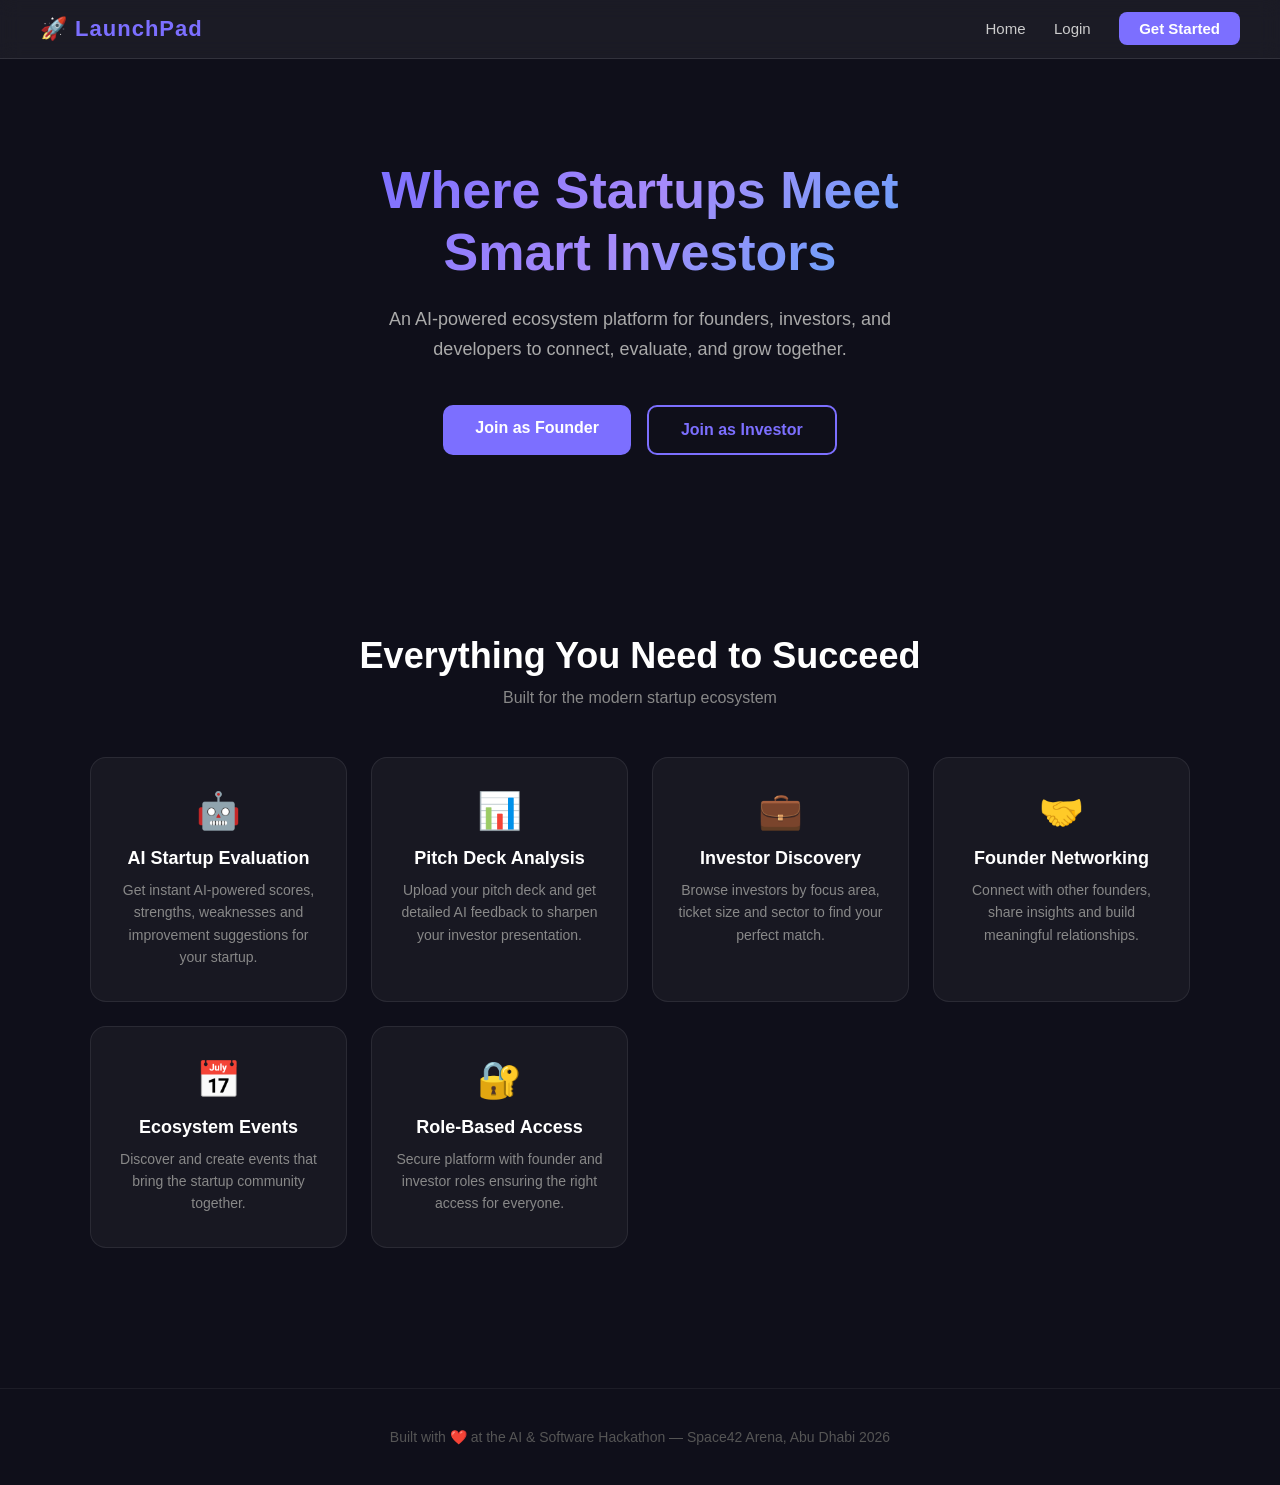
<file: frontend/index.html>
<!DOCTYPE html>
<html lang="en">
<head>
    <meta charset="UTF-8">
    <meta name="viewport" content="width=device-width, initial-scale=1.0">
    <title>LaunchPad — Startup Ecosystem Platform</title>
    <link rel="stylesheet" href="css/style.css">
</head>
<body>

    <!-- NAVBAR -->
    <nav class="navbar">
        <div class="logo">🚀 LaunchPad</div>
        <div class="nav-links">
            <a href="index.html">Home</a>
            <a href="login.html">Login</a>
            <a href="signup.html" class="btn-nav">Get Started</a>
        </div>
    </nav>

    <!-- HERO -->
    <section class="hero">
        <h1>Where Startups Meet<br>Smart Investors</h1>
        <p>
            An AI-powered ecosystem platform for founders, investors,
            and developers to connect, evaluate, and grow together.
        </p>
        <div class="hero-buttons">
            <a href="signup.html" class="btn-primary">Join as Founder</a>
            <a href="signup.html" class="btn-secondary">Join as Investor</a>
        </div>
    </section>

    <!-- FEATURES -->
    <section class="features">
        <h2>Everything You Need to Succeed</h2>
        <p class="subtitle">Built for the modern startup ecosystem</p>

        <div class="features-grid">
            <div class="feature-card">
                <div class="icon">🤖</div>
                <h3>AI Startup Evaluation</h3>
                <p>Get instant AI-powered scores, strengths, weaknesses and improvement suggestions for your startup.</p>
            </div>
            <div class="feature-card">
                <div class="icon">📊</div>
                <h3>Pitch Deck Analysis</h3>
                <p>Upload your pitch deck and get detailed AI feedback to sharpen your investor presentation.</p>
            </div>
            <div class="feature-card">
                <div class="icon">💼</div>
                <h3>Investor Discovery</h3>
                <p>Browse investors by focus area, ticket size and sector to find your perfect match.</p>
            </div>
            <div class="feature-card">
                <div class="icon">🤝</div>
                <h3>Founder Networking</h3>
                <p>Connect with other founders, share insights and build meaningful relationships.</p>
            </div>
            <div class="feature-card">
                <div class="icon">📅</div>
                <h3>Ecosystem Events</h3>
                <p>Discover and create events that bring the startup community together.</p>
            </div>
            <div class="feature-card">
                <div class="icon">🔐</div>
                <h3>Role-Based Access</h3>
                <p>Secure platform with founder and investor roles ensuring the right access for everyone.</p>
            </div>
        </div>
    </section>

    <footer>
        <p>Built with ❤️ at the AI & Software Hackathon — Space42 Arena, Abu Dhabi 2026</p>
    </footer>

</body>
</html>
</file>
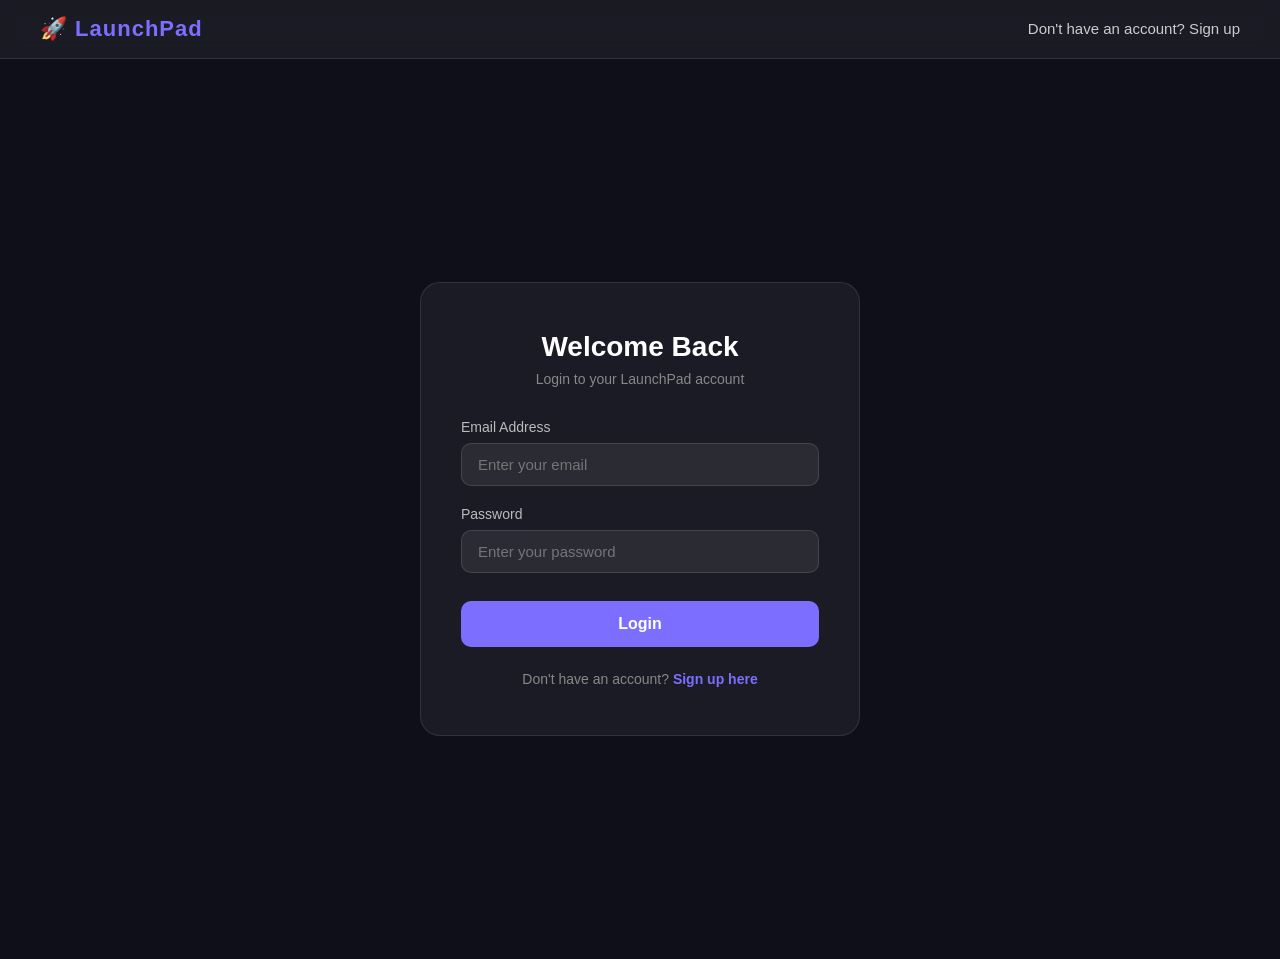
<file: frontend/events.html>
<!DOCTYPE html>
<html lang="en">
<head>
    <meta charset="UTF-8">
    <meta name="viewport" content="width=device-width, initial-scale=1.0">
    <title>Events & Networking — LaunchPad</title>
    <link rel="stylesheet" href="css/style.css">
</head>
<body>

    <!-- NAVBAR -->
    <nav class="navbar">
        <a href="index.html" class="logo">🚀 LaunchPad</a>
        <div class="nav-links">
            <span id="welcomeMsg" style="color:#aaa; margin-right:16px;"></span>
            <a href="javascript:void(0)" onclick="goToDashboard()">Dashboard</a>
            <button class="btn-nav" onclick="logout()"
                style="margin-left:16px; border:none; cursor:pointer;">Logout</button>
        </div>
    </nav>

    <div class="dashboard">

        <!-- HEADER -->
        <div class="dashboard-header">
            <h1>Events & Networking</h1>
        </div>

        <!-- ALERTS -->
        <div class="alert alert-error" id="errorMsg"></div>
        <div class="alert alert-success" id="successMsg"></div>

        <!-- ── SECTION 1: CREATE EVENT ── -->
        <div class="section-title">📅 Create an Event</div>
        <div class="dashboard-form">
            <input type="text" id="eventTitle"
                placeholder="Event Title (e.g. Abu Dhabi Startup Summit)" />
            <input type="text" id="eventDate"
                placeholder="Event Date (e.g. 2026-04-15)" />
            <input type="text" id="eventLocation"
                placeholder="Location (e.g. Space42 Arena, Abu Dhabi)" />
            <textarea id="eventDescription"
                placeholder="Describe the event..."></textarea>
            <button class="btn-primary" onclick="createEvent()">
                📅 Create Event
            </button>
        </div>

        <!-- ── SECTION 2: ALL EVENTS ── -->
        <div class="section-title" style="margin-top:40px;">🗓️ All Events</div>
        <div id="eventsList" class="grid-2">
            <div class="loading">Loading events...</div>
        </div>

        <!-- ── SECTION 3: FOUNDER NETWORKING ── -->
        <!-- Only visible to founders -->
        <div id="networkingSection" style="display:none;">

            <div class="section-title" style="margin-top:40px;">
                🤝 Connect with Founders
            </div>
            <div class="dashboard-form">
                <h3 style="color:#fff; margin-bottom:16px;">
                    Send Connection Request
                </h3>
                <input type="number" id="receiverId"
                    placeholder="Enter the User ID of the founder you want to connect with" />
                <button class="btn-primary" onclick="sendConnection()">
                    🤝 Send Request
                </button>
            </div>

            <!-- Pending Requests -->
            <div class="section-title" style="margin-top:32px;">
                ⏳ Pending Requests (Received)
            </div>
            <div id="pendingList" class="grid-2">
                <div class="loading">Loading...</div>
            </div>

            <!-- My Connections -->
            <div class="section-title" style="margin-top:32px;">
                ✅ My Connections
            </div>
            <div id="myConnectionsList" class="grid-2">
                <div class="loading">Loading...</div>
            </div>

        </div>

    </div>

    <script src="js/auth.js"></script>
    <script src="js/events.js"></script>
    <script src="js/connections.js"></script>

</body>
</html>
</file>
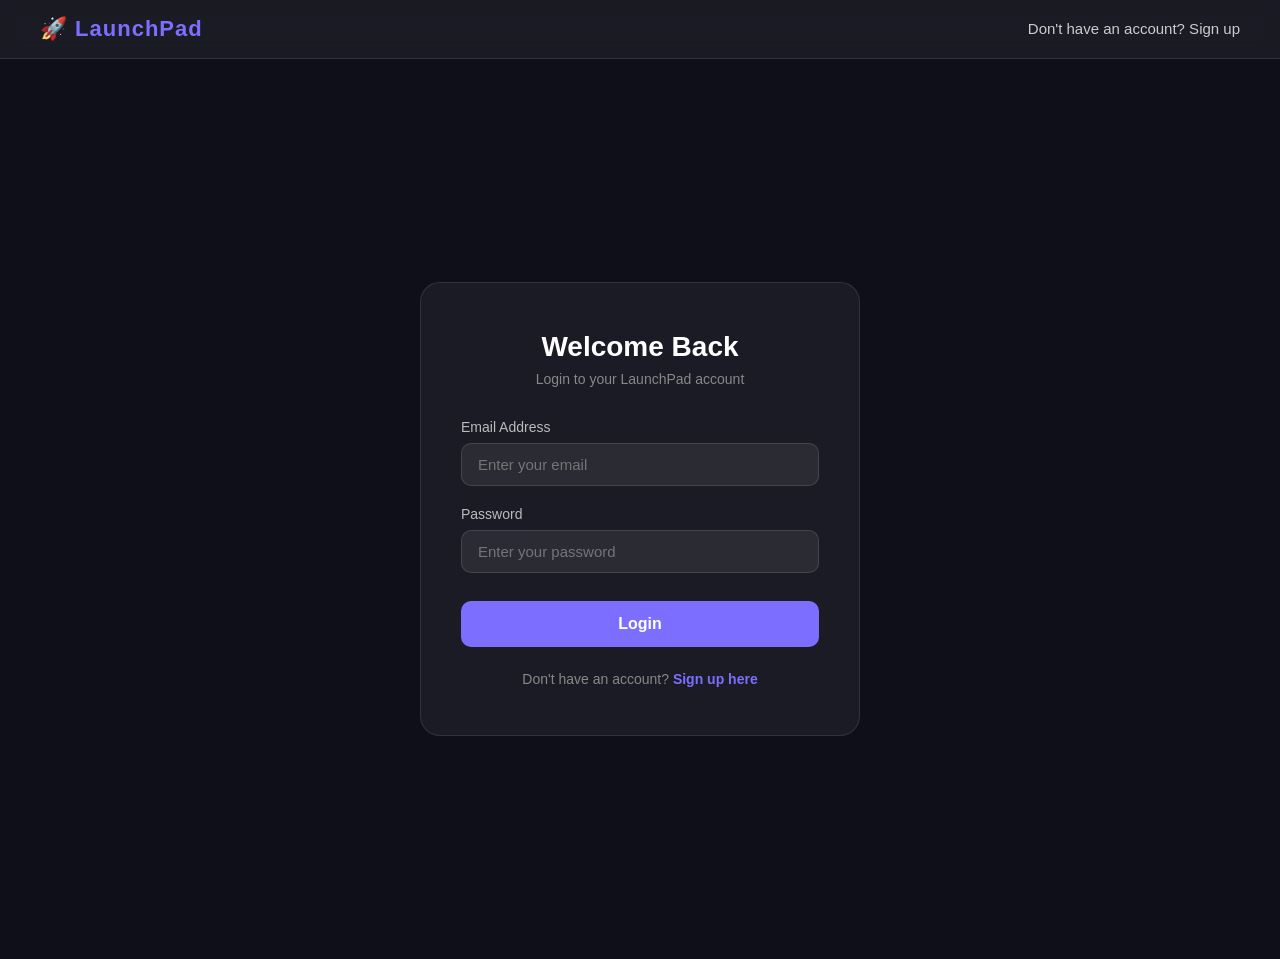
<file: frontend/founder_dashboard.html>
<!DOCTYPE html>
<html lang="en">
<head>
    <meta charset="UTF-8">
    <meta name="viewport" content="width=device-width, initial-scale=1.0">
    <title>Founder Dashboard — LaunchPad</title>
    <link rel="stylesheet" href="css/style.css">
</head>
<body>

    <!-- NAVBAR -->
    <nav class="navbar">
        <a href="index.html" class="logo">🚀 LaunchPad</a>
        <div class="nav-links">
            <span id="welcomeMsg" style="color:#aaa; margin-right:16px;"></span>
            <a href="events.html">Events</a>
            <button class="btn-nav" onclick="logout()"
                style="margin-left:16px; border:none; cursor:pointer;">Logout</button>
        </div>
    </nav>

    <div class="dashboard">

        <!-- HEADER -->
        <div class="dashboard-header">
            <h1>Founder Dashboard</h1>
        </div>

        <!-- ALERTS -->
        <div class="alert alert-error" id="errorMsg"></div>
        <div class="alert alert-success" id="successMsg"></div>

        <!-- ── SECTION 1: MY STARTUP ── -->
        <div class="section-title">🏢 My Startup</div>

        <div class="dashboard-form">
            <h3 style="color:#fff; margin-bottom:16px;" id="formTitle">
                Create Your Startup
            </h3>
            <input type="text" id="startupName" placeholder="Startup Name" />
            <input type="text" id="startupIndustry"
                placeholder="Industry (e.g. AI, FinTech)" />
            <input type="text" id="startupStage"
                placeholder="Stage (e.g. Idea, MVP, Seed)" />
            <input type="text" id="startupWebsite" placeholder="Website (optional)" />
            <textarea id="startupDescription"
                placeholder="Describe your startup..."></textarea>
            <button class="btn-primary" onclick="saveStartup()">Save Startup</button>
        </div>

        <div id="startupCard" style="display:none;" class="card">
            <h3 id="cardName"></h3>
            <p id="cardDescription"></p>
            <p style="margin-top:8px; color:#aaa; font-size:13px;">
                🏭 <span id="cardIndustry"></span> &nbsp;|&nbsp;
                📈 <span id="cardStage"></span> &nbsp;|&nbsp;
                🌐 <span id="cardWebsite"></span>
            </p>
            <div style="margin-top:16px; display:flex; gap:12px; flex-wrap:wrap;">
                <button class="btn-primary" onclick="editStartup()">✏️ Edit</button>
                <button class="btn-secondary" onclick="triggerEvaluation()">
                    🤖 AI Evaluate
                </button>
            </div>
        </div>

        <!-- ── SECTION 2: AI EVALUATION ── -->
        <div class="section-title" style="margin-top:40px;">🤖 AI Evaluation</div>
        <div id="evaluationCard" class="card" style="display:none;">
            <div style="display:flex; align-items:center; gap:16px; margin-bottom:16px;">
                <div class="score-badge" id="evalScore"></div>
                <div style="color:#aaa; font-size:13px;">AI Score out of 100</div>
            </div>
            <p style="margin-bottom:12px;">
                <strong style="color:#4ade80;">✅ Strengths:</strong><br>
                <span id="evalStrengths" style="color:#ccc;"></span>
            </p>
            <p style="margin-bottom:12px;">
                <strong style="color:#f87171;">⚠️ Weaknesses:</strong><br>
                <span id="evalWeaknesses" style="color:#ccc;"></span>
            </p>
            <p>
                <strong style="color:#60a5fa;">💡 Suggestions:</strong><br>
                <span id="evalSuggestions" style="color:#ccc;"></span>
            </p>
        </div>
        <div id="noEvalMsg" class="card">
            <p>No evaluation yet. Click <strong>AI Evaluate</strong> on your startup.</p>
        </div>

        <!-- ── SECTION 3: PITCH DECK ── -->
        <div class="section-title" style="margin-top:40px;">📊 Pitch Deck</div>
        <div class="dashboard-form">
            <h3 style="color:#fff; margin-bottom:16px;">Upload Pitch Deck (PDF only)</h3>
            <input type="file" id="pitchFile" accept=".pdf"
                style="color:#ccc; padding:10px; margin-bottom:14px;" />
            <div style="display:flex; gap:12px; flex-wrap:wrap;">
                <button class="btn-primary" onclick="uploadPitchDeck()">
                    📤 Upload PDF
                </button>
                <button class="btn-secondary" onclick="analyzePitchDeck()">
                    🤖 Analyze with AI
                </button>
            </div>
        </div>

        <div id="pitchCard" class="card" style="display:none;">
            <div style="display:flex; align-items:center; gap:16px; margin-bottom:16px;">
                <div class="score-badge" id="pitchScore"></div>
                <div style="color:#aaa; font-size:13px;">Pitch Deck Score</div>
            </div>
            <p style="color:#ccc; font-size:14px; line-height:1.8;"
                id="pitchAnalysis"></p>
        </div>
        <div id="noPitchMsg" class="card">
            <p>No pitch deck uploaded yet. Upload a PDF to get AI feedback.</p>
        </div>

        <!-- ── SECTION 4: MY CONNECTIONS ── -->
        <div class="section-title" style="margin-top:40px;">🤝 My Connections</div>
        <div id="connectionsList" class="grid-2">
            <div class="loading">Loading connections...</div>
        </div>

        <!-- ── SECTION 5: ALL INVESTORS ── -->
        <div class="section-title" style="margin-top:40px;">💼 All Investors</div>
        <div id="founderInvestorsList" class="grid-2">
            <div class="loading">Loading investors...</div>
        </div>

    </div>

    <script src="js/auth.js"></script>
    <script src="js/startups.js"></script>
    <script src="js/evaluations.js"></script>
    <script src="js/pitch_decks.js"></script>
    <script src="js/connections.js"></script>

</body>
</html>
</file>
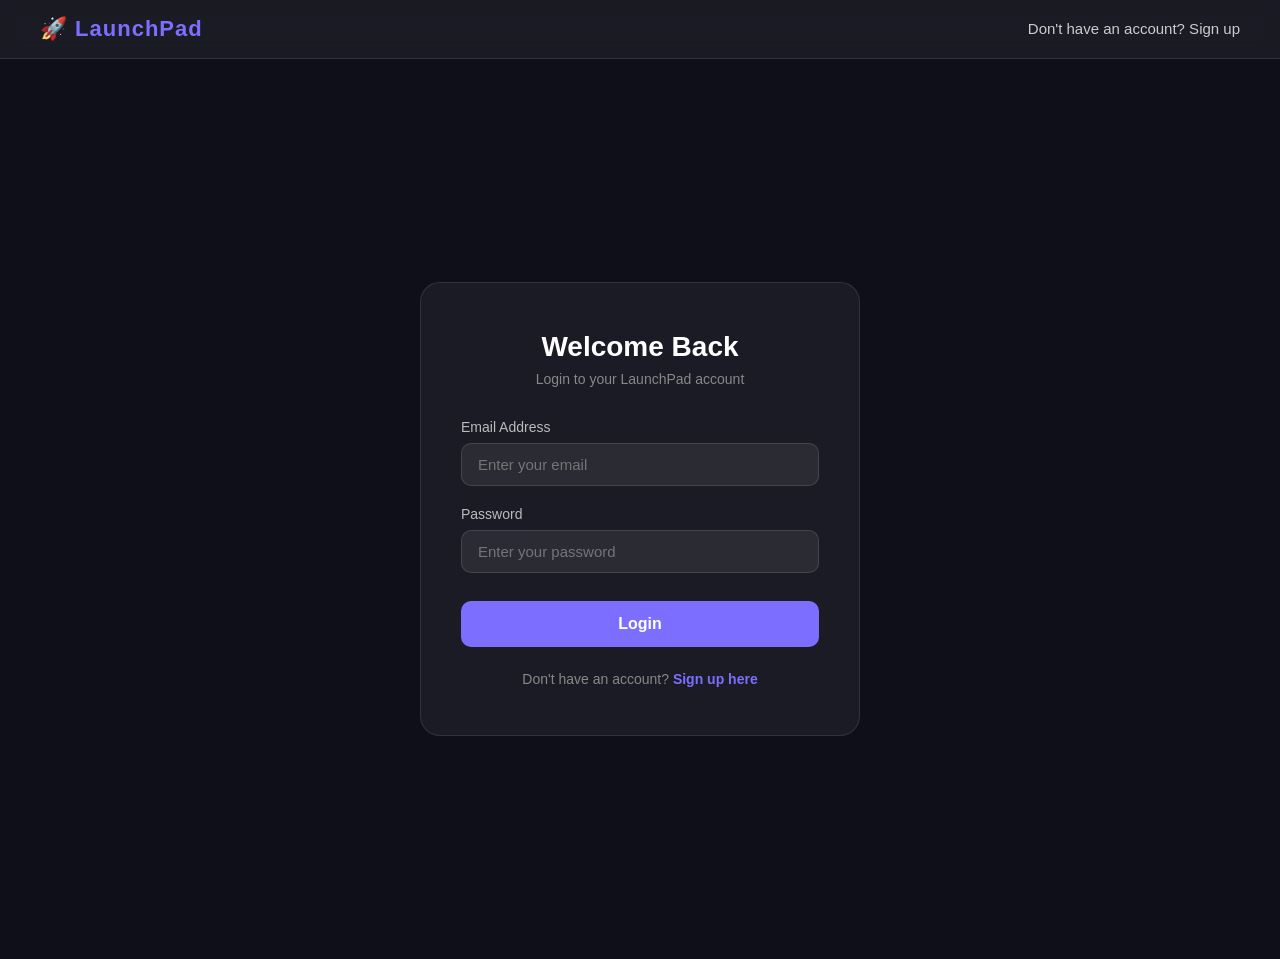
<file: frontend/investor_dashboard.html>
<!DOCTYPE html>
<html lang="en">
<head>
    <meta charset="UTF-8">
    <meta name="viewport" content="width=device-width, initial-scale=1.0">
    <title>Investor Dashboard — LaunchPad</title>
    <link rel="stylesheet" href="css/style.css">
</head>
<body>

    <!-- NAVBAR -->
    <nav class="navbar">
        <a href="index.html" class="logo">🚀 LaunchPad</a>
        <div class="nav-links">
            <span id="welcomeMsg" style="color:#aaa; margin-right:16px;"></span>
            <a href="events.html">Events</a>
            <button class="btn-nav" onclick="logout()"
                style="margin-left:16px; border:none; cursor:pointer;">Logout</button>
        </div>
    </nav>

    <div class="dashboard">

        <!-- HEADER -->
        <div class="dashboard-header">
            <h1>Investor Dashboard</h1>
        </div>

        <!-- ALERTS -->
        <div class="alert alert-error" id="errorMsg"></div>
        <div class="alert alert-success" id="successMsg"></div>

        <!-- ── SECTION 1: MY INVESTOR PROFILE ── -->
        <div class="section-title">💼 My Investor Profile</div>

        <!-- Create / Edit Profile Form -->
        <div class="dashboard-form" id="investorForm">
            <h3 style="color:#fff; margin-bottom:16px;" id="investorFormTitle">
                Create Your Investor Profile
            </h3>
            <input type="text" id="firmName" placeholder="Firm Name (e.g. Gulf Ventures)" />
            <input type="text" id="focusAreas" placeholder="Focus Areas (e.g. AI, FinTech, HealthTech)" />
            <input type="text" id="ticketSize" placeholder="Ticket Size (e.g. $50k - $500k)" />
            <textarea id="bio" placeholder="Tell founders about yourself..."></textarea>
            <button class="btn-primary" onclick="saveInvestorProfile()">
                Save Profile
            </button>
        </div>

        <!-- Investor Profile Card -->
        <div id="investorCard" class="card" style="display:none;">
            <h3 id="cardFirmName"></h3>
            <p style="color:#aaa; font-size:13px; margin-top:6px;">
                🎯 Focus: <span id="cardFocusAreas"></span>
            </p>
            <p style="color:#aaa; font-size:13px; margin-top:4px;">
                💰 Ticket Size: <span id="cardTicketSize"></span>
            </p>
            <p style="color:#ccc; font-size:14px; margin-top:12px;" id="cardBio"></p>
            <button class="btn-secondary" onclick="editInvestorProfile()"
                style="margin-top:16px;">✏️ Edit Profile</button>
        </div>

        <!-- ── SECTION 2: ALL STARTUPS ── -->
        <div class="section-title" style="margin-top:40px;">
            🚀 Discover Startups
        </div>
        <div id="startupsList" class="grid-2">
            <div class="loading">Loading startups...</div>
        </div>

        <!-- ── SECTION 3: ALL INVESTORS ── -->
        <div class="section-title" style="margin-top:40px;">
            💼 All Investors
        </div>
        <div id="investorsList" class="grid-2">
            <div class="loading">Loading investors...</div>
        </div>

    </div>

    <script src="js/auth.js"></script>
    <script src="js/investors.js"></script>

</body>
</html>
</file>
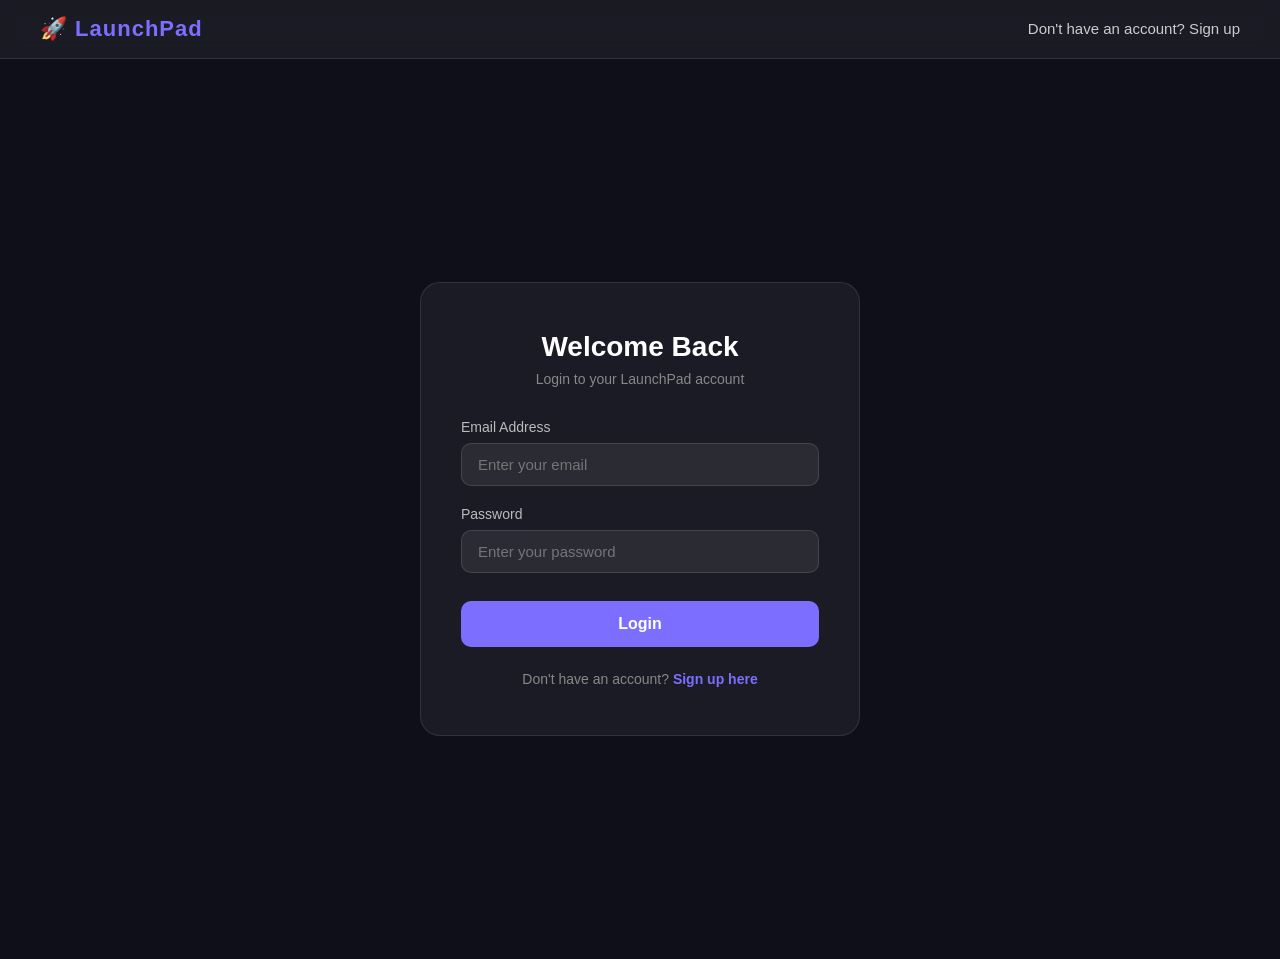
<file: frontend/login.html>
<!DOCTYPE html>
<html lang="en">
<head>
    <meta charset="UTF-8">
    <meta name="viewport" content="width=device-width, initial-scale=1.0">
    <title>Login — LaunchPad</title>
    <link rel="stylesheet" href="css/style.css">
</head>
<body>

    <!-- NAVBAR -->
    <nav class="navbar">
        <a href="index.html" class="logo">🚀 LaunchPad</a>
        <div class="nav-links">
            <a href="signup.html">Don't have an account? Sign up</a>
        </div>
    </nav>

    <!-- LOGIN FORM -->
    <div class="auth-container">
        <div class="auth-card">
            <h2>Welcome Back</h2>
            <p class="auth-subtitle">Login to your LaunchPad account</p>

            <!-- Error / Success messages -->
            <div class="alert alert-error" id="errorMsg"></div>
            <div class="alert alert-success" id="successMsg"></div>

            <div class="form-group">
                <label>Email Address</label>
                <input type="email" id="email" placeholder="Enter your email" />
            </div>

            <div class="form-group">
                <label>Password</label>
                <input type="password" id="password" placeholder="Enter your password" />
            </div>

            <button class="btn-primary" onclick="handleLogin()">Login</button>

            <div class="auth-footer">
                Don't have an account? <a href="signup.html">Sign up here</a>
            </div>
        </div>
    </div>

    <script src="js/auth.js"></script>

</body>
</html>
</file>
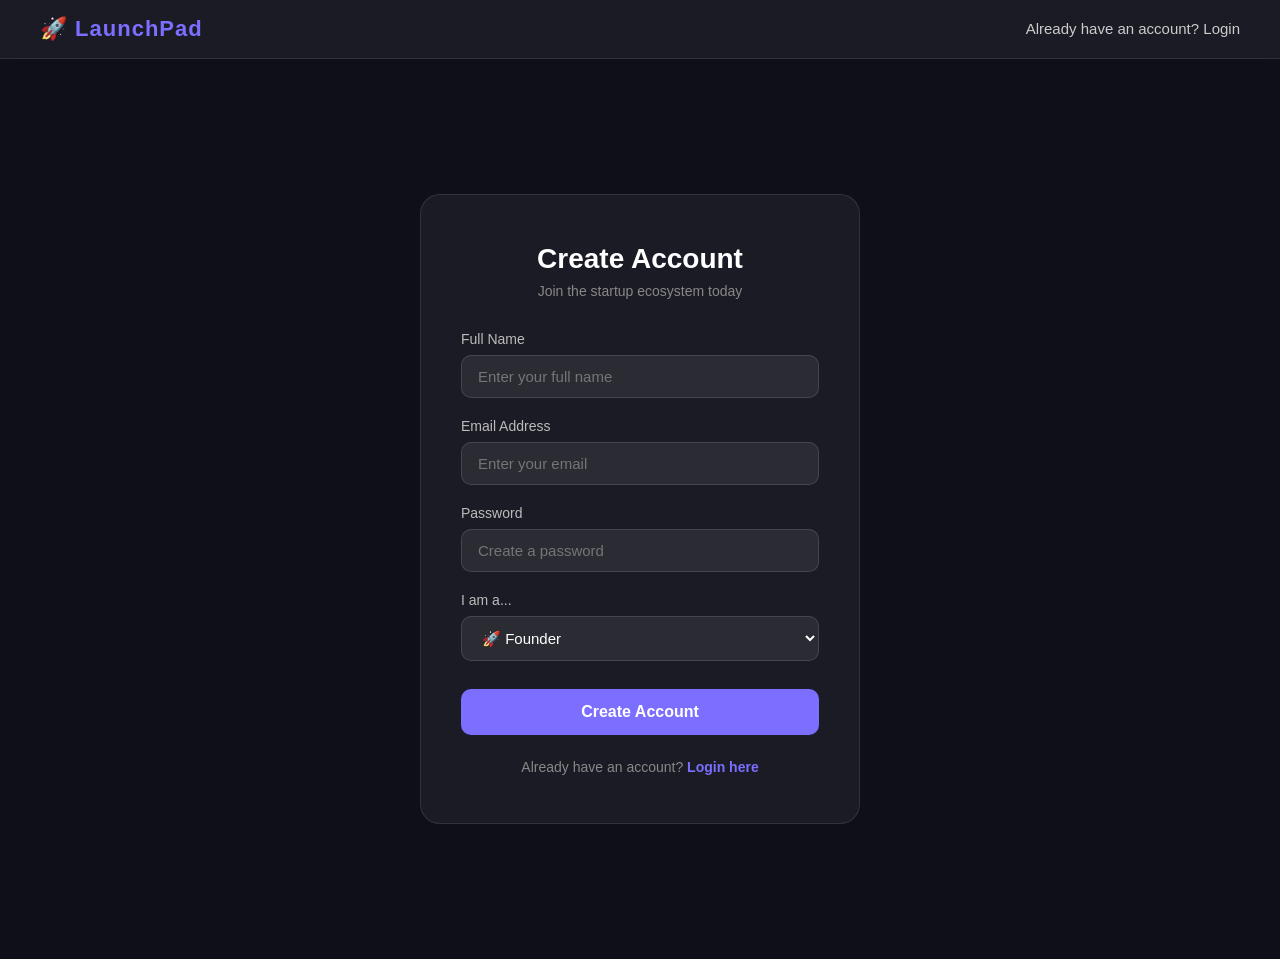
<file: frontend/signup.html>
<!DOCTYPE html>
<html lang="en">
<head>
    <meta charset="UTF-8">
    <meta name="viewport" content="width=device-width, initial-scale=1.0">
    <title>Sign Up — LaunchPad</title>
    <link rel="stylesheet" href="css/style.css">
</head>
<body>

    <!-- NAVBAR -->
    <nav class="navbar">
        <a href="index.html" class="logo">🚀 LaunchPad</a>
        <div class="nav-links">
            <a href="login.html">Already have an account? Login</a>
        </div>
    </nav>

    <!-- SIGNUP FORM -->
    <div class="auth-container">
        <div class="auth-card">
            <h2>Create Account</h2>
            <p class="auth-subtitle">Join the startup ecosystem today</p>

            <!-- Error / Success messages -->
            <div class="alert alert-error" id="errorMsg"></div>
            <div class="alert alert-success" id="successMsg"></div>

            <div class="form-group">
                <label>Full Name</label>
                <input type="text" id="name" placeholder="Enter your full name" />
            </div>

            <div class="form-group">
                <label>Email Address</label>
                <input type="email" id="email" placeholder="Enter your email" />
            </div>

            <div class="form-group">
                <label>Password</label>
                <input type="password" id="password" placeholder="Create a password" />
            </div>

            <div class="form-group">
                <label>I am a...</label>
                <select id="role">
                    <option value="founder">🚀 Founder</option>
                    <option value="investor">💼 Investor</option>
                </select>
            </div>

            <button class="btn-primary" onclick="handleSignup()">Create Account</button>

            <div class="auth-footer">
                Already have an account? <a href="login.html">Login here</a>
            </div>
        </div>
    </div>

    <script src="js/auth.js"></script>

</body>
</html>
</file>
<file: frontend/css/style.css>
/* ─── RESET & BASE ─── */
* {
    margin: 0;
    padding: 0;
    box-sizing: border-box;
}

body {
    font-family: 'Segoe UI', Tahoma, Geneva, Verdana, sans-serif;
    background: #0f0f1a;
    color: #e0e0e0;
    min-height: 100vh;
}

a {
    text-decoration: none;
    color: inherit;
}

/* ─── NAVBAR ─── */
.navbar {
    display: flex;
    justify-content: space-between;
    align-items: center;
    padding: 16px 40px;
    background: rgba(255,255,255,0.05);
    border-bottom: 1px solid rgba(255,255,255,0.1);
    backdrop-filter: blur(10px);
    position: sticky;
    top: 0;
    z-index: 100;
}

.navbar .logo {
    font-size: 22px;
    font-weight: 700;
    color: #7c6fff;
    letter-spacing: 1px;
}

.navbar .nav-links a {
    margin-left: 24px;
    color: #ccc;
    font-size: 15px;
    transition: color 0.2s;
}

.navbar .nav-links a:hover {
    color: #7c6fff;
}

.navbar .nav-links .btn-nav {
    background: #7c6fff;
    color: white;
    padding: 8px 20px;
    border-radius: 8px;
    font-weight: 600;
    transition: background 0.2s;
}

.navbar .nav-links .btn-nav:hover {
    background: #6254d4;
}

/* ─── HERO SECTION ─── */
.hero {
    display: flex;
    flex-direction: column;
    align-items: center;
    justify-content: center;
    text-align: center;
    padding: 100px 20px;
}

.hero h1 {
    font-size: 52px;
    font-weight: 800;
    line-height: 1.2;
    margin-bottom: 20px;
    background: linear-gradient(135deg, #7c6fff, #a78bfa, #60a5fa);
    -webkit-background-clip: text;
    -webkit-text-fill-color: transparent;
}

.hero p {
    font-size: 18px;
    color: #aaa;
    max-width: 580px;
    margin-bottom: 40px;
    line-height: 1.7;
}

.hero-buttons {
    display: flex;
    gap: 16px;
    flex-wrap: wrap;
    justify-content: center;
}

/* ─── BUTTONS ─── */
.btn-primary {
    background: #7c6fff;
    color: white;
    padding: 14px 32px;
    border-radius: 10px;
    font-size: 16px;
    font-weight: 600;
    border: none;
    cursor: pointer;
    transition: background 0.2s, transform 0.1s;
    display: inline-block;
}

.btn-primary:hover {
    background: #6254d4;
    transform: translateY(-1px);
}

.btn-secondary {
    background: transparent;
    color: #7c6fff;
    padding: 14px 32px;
    border-radius: 10px;
    font-size: 16px;
    font-weight: 600;
    border: 2px solid #7c6fff;
    cursor: pointer;
    transition: all 0.2s;
    display: inline-block;
}

.btn-secondary:hover {
    background: #7c6fff;
    color: white;
}

/* ─── FEATURES SECTION ─── */
.features {
    padding: 80px 40px;
    text-align: center;
}

.features h2 {
    font-size: 36px;
    font-weight: 700;
    margin-bottom: 12px;
    color: #fff;
}

.features .subtitle {
    color: #888;
    font-size: 16px;
    margin-bottom: 50px;
}

.features-grid {
    display: grid;
    grid-template-columns: repeat(auto-fit, minmax(220px, 1fr));
    gap: 24px;
    max-width: 1100px;
    margin: 0 auto;
}

.feature-card {
    background: rgba(255,255,255,0.04);
    border: 1px solid rgba(255,255,255,0.08);
    border-radius: 16px;
    padding: 32px 24px;
    transition: transform 0.2s, border-color 0.2s;
}

.feature-card:hover {
    transform: translateY(-4px);
    border-color: #7c6fff;
}

.feature-card .icon {
    font-size: 36px;
    margin-bottom: 16px;
}

.feature-card h3 {
    font-size: 18px;
    font-weight: 600;
    margin-bottom: 10px;
    color: #fff;
}

.feature-card p {
    font-size: 14px;
    color: #888;
    line-height: 1.6;
}

/* ─── AUTH PAGES ─── */
.auth-container {
    display: flex;
    justify-content: center;
    align-items: center;
    min-height: 100vh;
    padding: 40px 20px;
}

.auth-card {
    background: rgba(255,255,255,0.05);
    border: 1px solid rgba(255,255,255,0.1);
    border-radius: 20px;
    padding: 48px 40px;
    width: 100%;
    max-width: 440px;
}

.auth-card h2 {
    font-size: 28px;
    font-weight: 700;
    color: #fff;
    margin-bottom: 8px;
    text-align: center;
}

.auth-card .auth-subtitle {
    text-align: center;
    color: #888;
    font-size: 14px;
    margin-bottom: 32px;
}

.form-group {
    margin-bottom: 20px;
}

.form-group label {
    display: block;
    font-size: 14px;
    color: #bbb;
    margin-bottom: 8px;
    font-weight: 500;
}

.form-group input,
.form-group select {
    width: 100%;
    padding: 12px 16px;
    background: rgba(255,255,255,0.07);
    border: 1px solid rgba(255,255,255,0.12);
    border-radius: 10px;
    color: #fff;
    font-size: 15px;
    outline: none;
    transition: border-color 0.2s;
}

.form-group input:focus,
.form-group select:focus {
    border-color: #7c6fff;
}

.form-group select option {
    background: #1a1a2e;
    color: #fff;
}

.auth-card .btn-primary {
    width: 100%;
    padding: 14px;
    font-size: 16px;
    margin-top: 8px;
}

.auth-footer {
    text-align: center;
    margin-top: 24px;
    font-size: 14px;
    color: #888;
}

.auth-footer a {
    color: #7c6fff;
    font-weight: 600;
}

.auth-footer a:hover {
    text-decoration: underline;
}

/* ─── ALERT MESSAGES ─── */
.alert {
    padding: 12px 16px;
    border-radius: 10px;
    font-size: 14px;
    margin-bottom: 20px;
    text-align: center;
    display: none;
}

.alert-error {
    background: rgba(239, 68, 68, 0.15);
    border: 1px solid rgba(239, 68, 68, 0.3);
    color: #f87171;
}

.alert-success {
    background: rgba(34, 197, 94, 0.15);
    border: 1px solid rgba(34, 197, 94, 0.3);
    color: #4ade80;
}

/* ─── DASHBOARD ─── */
.dashboard {
    padding: 40px;
    max-width: 1200px;
    margin: 0 auto;
}

.dashboard-header {
    display: flex;
    justify-content: space-between;
    align-items: center;
    margin-bottom: 40px;
}

.dashboard-header h1 {
    font-size: 28px;
    font-weight: 700;
    color: #fff;
}

.dashboard-header .user-info {
    display: flex;
    align-items: center;
    gap: 16px;
}

.dashboard-header .user-info span {
    color: #aaa;
    font-size: 15px;
}

.section-title {
    font-size: 20px;
    font-weight: 600;
    color: #fff;
    margin-bottom: 20px;
    padding-bottom: 10px;
    border-bottom: 1px solid rgba(255,255,255,0.08);
}

/* ─── CARDS ─── */
.card {
    background: rgba(255,255,255,0.04);
    border: 1px solid rgba(255,255,255,0.08);
    border-radius: 16px;
    padding: 24px;
    margin-bottom: 20px;
}

.card h3 {
    font-size: 18px;
    font-weight: 600;
    color: #fff;
    margin-bottom: 8px;
}

.card p {
    font-size: 14px;
    color: #888;
    line-height: 1.6;
}

.card .badge {
    display: inline-block;
    padding: 4px 12px;
    border-radius: 20px;
    font-size: 12px;
    font-weight: 600;
    margin-top: 10px;
    background: rgba(124,111,255,0.2);
    color: #a78bfa;
}

.score-badge {
    font-size: 28px;
    font-weight: 800;
    color: #7c6fff;
}

/* ─── GRID LAYOUTS ─── */
.grid-2 {
    display: grid;
    grid-template-columns: repeat(auto-fit, minmax(300px, 1fr));
    gap: 20px;
}

/* ─── FORM INSIDE DASHBOARD ─── */
.dashboard-form {
    background: rgba(255,255,255,0.04);
    border: 1px solid rgba(255,255,255,0.08);
    border-radius: 16px;
    padding: 28px;
    margin-bottom: 32px;
}

.dashboard-form input,
.dashboard-form textarea,
.dashboard-form select {
    width: 100%;
    padding: 12px 16px;
    background: rgba(255,255,255,0.07);
    border: 1px solid rgba(255,255,255,0.12);
    border-radius: 10px;
    color: #fff;
    font-size: 14px;
    outline: none;
    margin-bottom: 14px;
    font-family: inherit;
    transition: border-color 0.2s;
}

.dashboard-form input:focus,
.dashboard-form textarea:focus {
    border-color: #7c6fff;
}

.dashboard-form textarea {
    min-height: 100px;
    resize: vertical;
}

/* ─── LOADING ─── */
.loading {
    text-align: center;
    color: #888;
    padding: 40px;
    font-size: 15px;
}

/* ─── FOOTER ─── */
footer {
    text-align: center;
    padding: 40px;
    color: #555;
    font-size: 14px;
    border-top: 1px solid rgba(255,255,255,0.06);
    margin-top: 60px;
}
</file>
